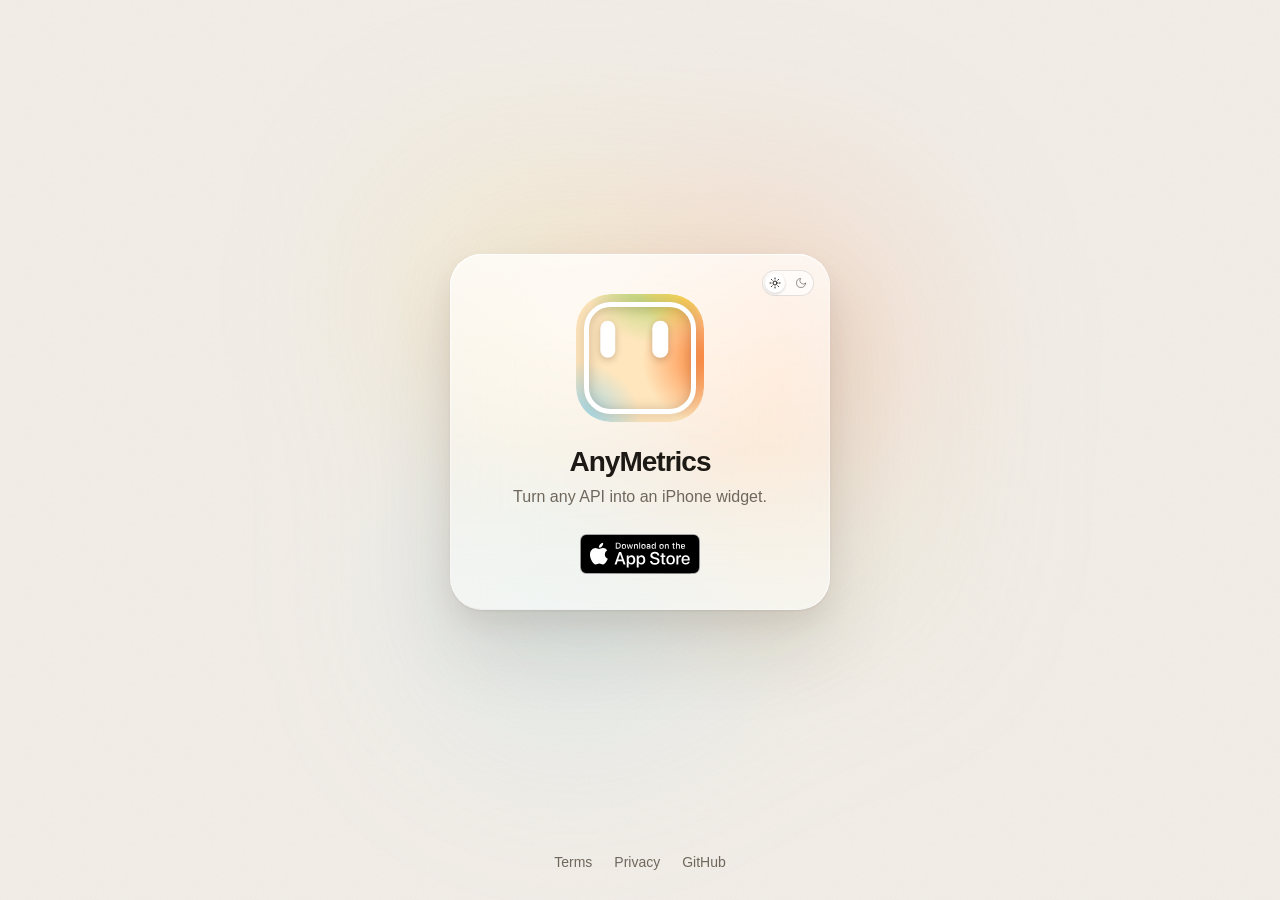
<file: site/index.html>
<!DOCTYPE html>
<html lang="en">
<head>
  <meta charset="utf-8">
  <meta name="viewport" content="width=device-width, initial-scale=1">
  <script async src="https://www.googletagmanager.com/gtm.js?id=GTM-MFH529ZG"></script>
  <script>
    window.dataLayer = window.dataLayer || [];
    function gtag(){dataLayer.push(arguments);}
    gtag('js', new Date());
  </script>
  <title>AnyMetrics</title>
  <meta name="description" content="Any HTTP endpoint → a live widget on your iPhone.">
  <meta property="og:title" content="AnyMetrics">
  <meta property="og:description" content="Any HTTP endpoint → a live widget on your iPhone.">
  <meta property="og:type" content="website">
  <meta property="og:image" content="preview.jpg">
  <meta name="theme-color" content="#0b0b0b">
  <link rel="icon" href="favicon.ico" sizes="32x32">
  <link rel="icon" href="favicon-32.png" type="image/png" sizes="32x32">
  <link rel="apple-touch-icon" href="apple-touch-icon.png">
  <script>
    (function () {
      var theme = null;
      try { theme = localStorage.getItem("theme"); } catch (error) {}
      document.documentElement.dataset.theme = theme || (matchMedia("(prefers-color-scheme: light)").matches ? "light" : "dark");
    })();
  </script>
  <link rel="stylesheet" href="styles.css">
</head>
<body class="home">
  <div class="glow" aria-hidden="true"></div>
  <main class="stage">
    <div class="lockup">
      <button class="theme-toggle" type="button" role="switch" aria-checked="true" aria-label="Dark theme">
        <span class="theme-sun" aria-hidden="true"><svg viewBox="0 0 24 24"><circle cx="12" cy="12" r="4"/><path d="M12 2v2M12 20v2M4.93 4.93l1.41 1.41M17.66 17.66l1.41 1.41M2 12h2M20 12h2M4.93 19.07l1.41-1.41M17.66 6.34l1.41-1.41"/></svg></span>
        <span class="theme-moon" aria-hidden="true"><svg viewBox="0 0 24 24"><path d="M21 12.8A9 9 0 1 1 11.2 3a7 7 0 0 0 9.8 9.8z"/></svg></span>
      </button>
      <div class="robot" aria-hidden="true">
        <div class="robot-fill"></div>
        <div class="robot-plate">
          <div class="mark mark-left"></div>
          <div class="mark mark-right"></div>
        </div>
        <div class="robot-ring"></div>
      </div>
      <h1>AnyMetrics</h1>
      <p class="tagline">Turn any API into an iPhone widget.</p>
      <a class="store" href="https://apps.apple.com/us/app/anymetrics/id1609900961">
        <img src="appstore.svg" width="120" height="40" alt="Download on the App Store">
      </a>
    </div>
  </main>
  <footer>
    <a href="terms.html">Terms</a>
    <a href="privacy.html">Privacy</a>
    <a href="https://github.com/hudishkin/AnyMetrics">GitHub</a>
  </footer>
  <script src="robot.js"></script>
  <script src="parallax.js"></script>
  <script src="theme.js"></script>
</body>
</html>
</file>
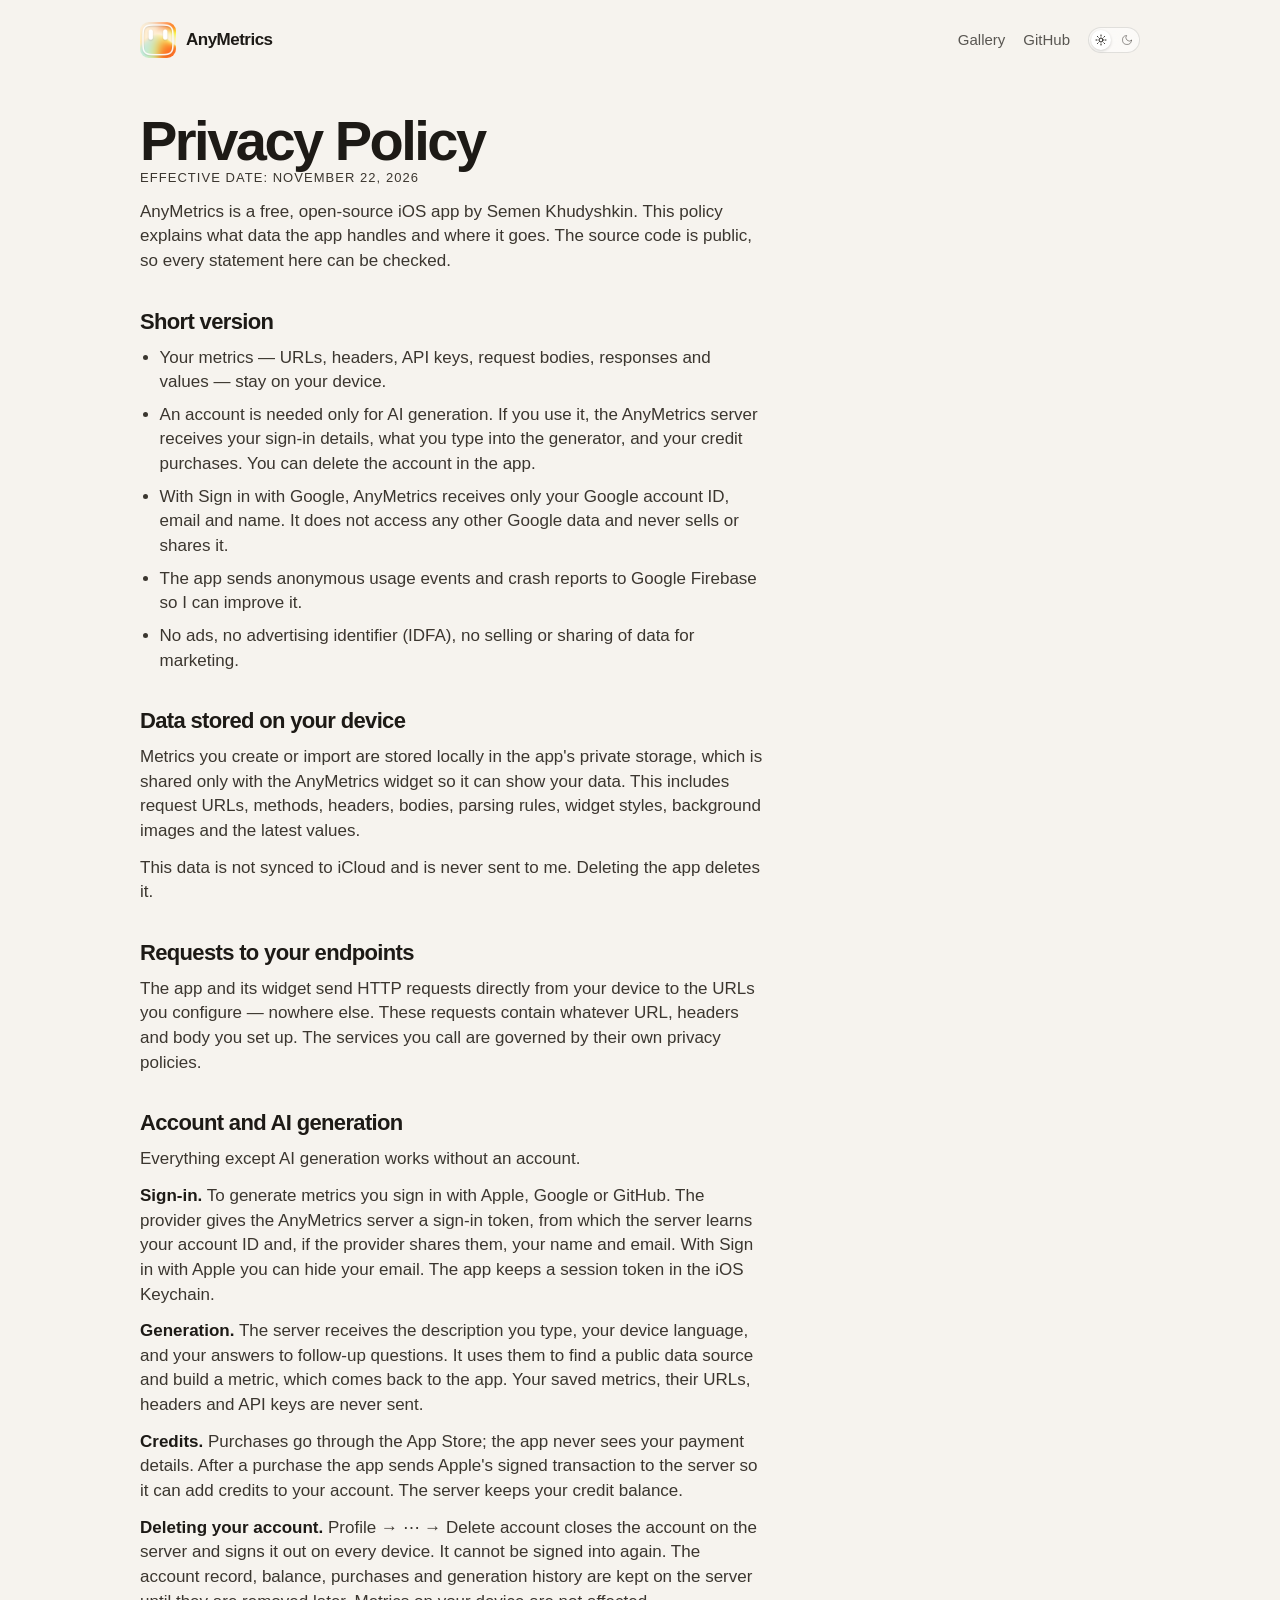
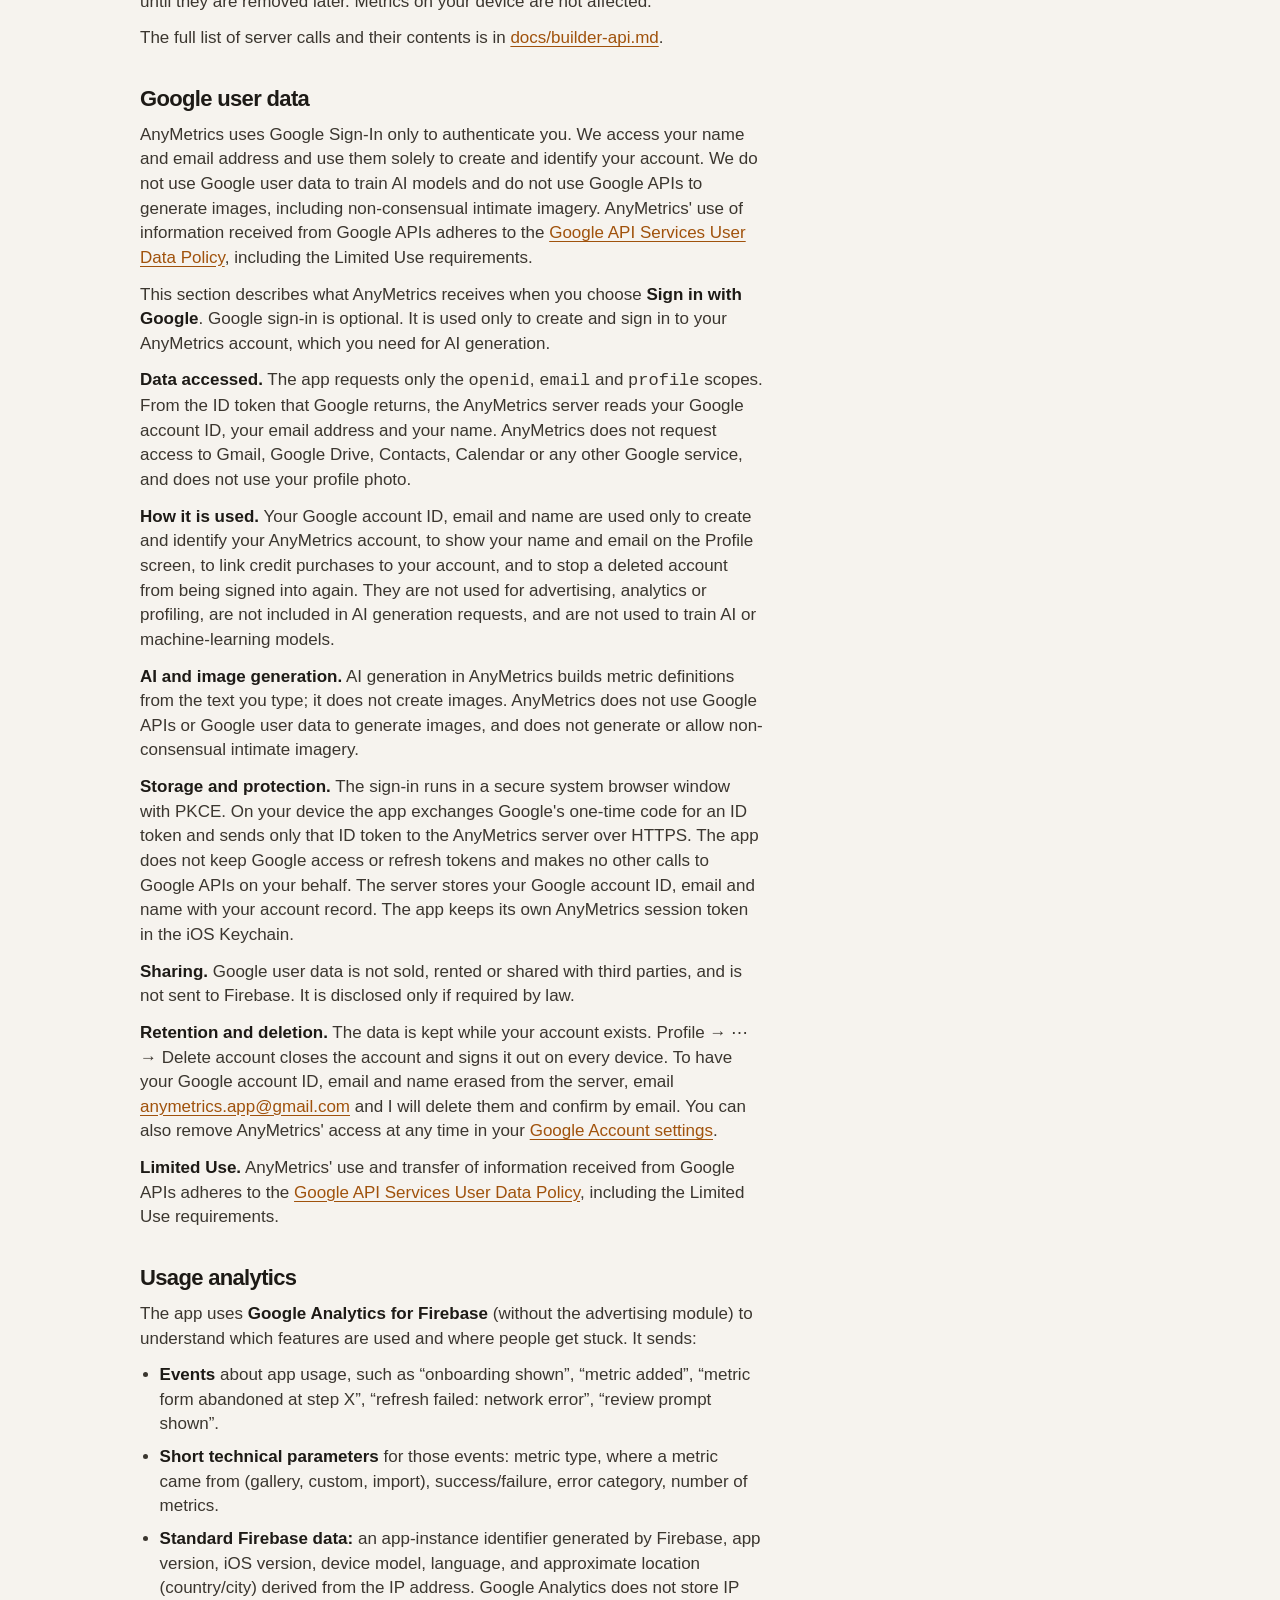
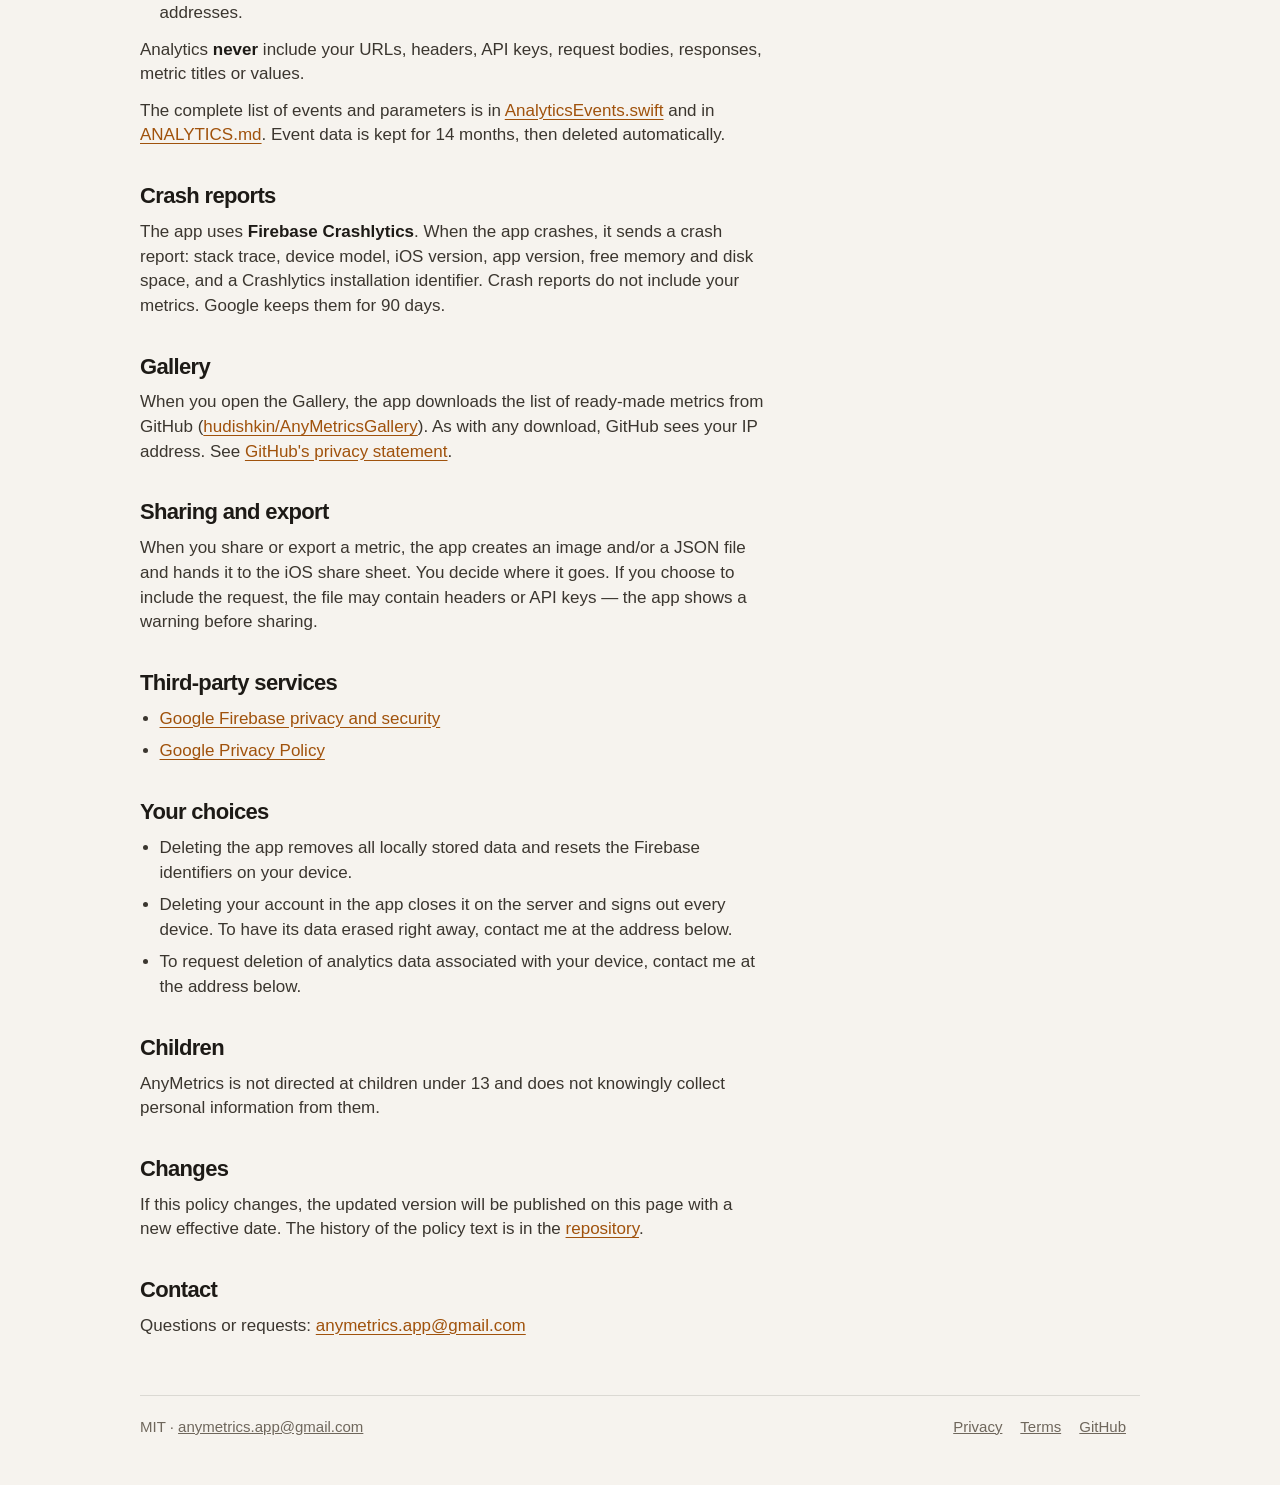
<file: site/privacy.html>
<!DOCTYPE html>
<html lang="en">
<head>
  <meta charset="utf-8">
  <meta name="viewport" content="width=device-width, initial-scale=1">
  <script async src="https://www.googletagmanager.com/gtm.js?id=GTM-MFH529ZG"></script>
  <script>
    window.dataLayer = window.dataLayer || [];
    function gtag(){dataLayer.push(arguments);}
    gtag('js', new Date());
  </script>
  <title>Privacy Policy — AnyMetrics</title>
  <meta name="description" content="What data AnyMetrics handles and where it goes. Metrics and API keys stay on your iPhone.">
  <meta name="theme-color" content="#141414">
  <link rel="icon" href="favicon.ico" sizes="32x32">
  <link rel="icon" href="favicon-32.png" type="image/png" sizes="32x32">
  <link rel="apple-touch-icon" href="apple-touch-icon.png">
  <script>
    (function () {
      var theme = null;
      try { theme = localStorage.getItem("theme"); } catch (error) {}
      document.documentElement.dataset.theme = theme || (matchMedia("(prefers-color-scheme: light)").matches ? "light" : "dark");
    })();
  </script>
  <link rel="stylesheet" href="styles.css">
</head>
<body>
  <div class="wrap">
    <header>
      <a class="brand" href="index.html">
        <img src="icon.png" width="36" height="36" alt="">
        AnyMetrics
      </a>
      <nav>
        <a href="https://github.com/hudishkin/AnyMetricsGallery">Gallery</a>
        <a href="https://github.com/hudishkin/AnyMetrics">GitHub</a>
        <button class="theme-toggle" type="button" role="switch" aria-checked="true" aria-label="Dark theme">
          <span class="theme-sun" aria-hidden="true"><svg viewBox="0 0 24 24"><circle cx="12" cy="12" r="4"/><path d="M12 2v2M12 20v2M4.93 4.93l1.41 1.41M17.66 17.66l1.41 1.41M2 12h2M20 12h2M4.93 19.07l1.41-1.41M17.66 6.34l1.41-1.41"/></svg></span>
          <span class="theme-moon" aria-hidden="true"><svg viewBox="0 0 24 24"><path d="M21 12.8A9 9 0 1 1 11.2 3a7 7 0 0 0 9.8 9.8z"/></svg></span>
        </button>
      </nav>
    </header>

    <main>
      <article class="legal">
        <h1>Privacy Policy</h1>
        <p class="kicker">Effective date: November 22, 2026</p>
        <p>AnyMetrics is a free, open-source iOS app by Semen Khudyshkin. This policy explains what data the app handles and where it goes. The source code is public, so every statement here can be checked.</p>

        <h2>Short version</h2>
        <ul>
          <li>Your metrics — URLs, headers, API keys, request bodies, responses and values — stay on your device.</li>
          <li>An account is needed only for AI generation. If you use it, the AnyMetrics server receives your sign-in details, what you type into the generator, and your credit purchases. You can delete the account in the app.</li>
          <li>With Sign in with Google, AnyMetrics receives only your Google account ID, email and name. It does not access any other Google data and never sells or shares it.</li>
          <li>The app sends anonymous usage events and crash reports to Google Firebase so I can improve it.</li>
          <li>No ads, no advertising identifier (IDFA), no selling or sharing of data for marketing.</li>
        </ul>

        <h2>Data stored on your device</h2>
        <p>Metrics you create or import are stored locally in the app's private storage, which is shared only with the AnyMetrics widget so it can show your data. This includes request URLs, methods, headers, bodies, parsing rules, widget styles, background images and the latest values.</p>
        <p>This data is not synced to iCloud and is never sent to me. Deleting the app deletes it.</p>

        <h2>Requests to your endpoints</h2>
        <p>The app and its widget send HTTP requests directly from your device to the URLs you configure — nowhere else. These requests contain whatever URL, headers and body you set up. The services you call are governed by their own privacy policies.</p>

        <h2>Account and AI generation</h2>
        <p>Everything except AI generation works without an account.</p>
        <p><strong>Sign-in.</strong> To generate metrics you sign in with Apple, Google or GitHub. The provider gives the AnyMetrics server a sign-in token, from which the server learns your account ID and, if the provider shares them, your name and email. With Sign in with Apple you can hide your email. The app keeps a session token in the iOS Keychain.</p>
        <p><strong>Generation.</strong> The server receives the description you type, your device language, and your answers to follow-up questions. It uses them to find a public data source and build a metric, which comes back to the app. Your saved metrics, their URLs, headers and API keys are never sent.</p>
        <p><strong>Credits.</strong> Purchases go through the App Store; the app never sees your payment details. After a purchase the app sends Apple's signed transaction to the server so it can add credits to your account. The server keeps your credit balance.</p>
        <p><strong>Deleting your account.</strong> Profile → ⋯ → Delete account closes the account on the server and signs it out on every device. It cannot be signed into again. The account record, balance, purchases and generation history are kept on the server until they are removed later. Metrics on your device are not affected.</p>
        <p>The full list of server calls and their contents is in <a href="https://github.com/hudishkin/AnyMetrics/blob/main/docs/builder-api.md">docs/builder-api.md</a>.</p>

        <h2 id="google-user-data">Google user data</h2>
        <p>AnyMetrics uses Google Sign-In only to authenticate you. We access your name and email address and use them solely to create and identify your account. We do not use Google user data to train AI models and do not use Google APIs to generate images, including non-consensual intimate imagery. AnyMetrics' use of information received from Google APIs adheres to the <a href="https://developers.google.com/terms/api-services-user-data-policy">Google API Services User Data Policy</a>, including the Limited Use requirements.</p>
        <p>This section describes what AnyMetrics receives when you choose <strong>Sign in with Google</strong>. Google sign-in is optional. It is used only to create and sign in to your AnyMetrics account, which you need for AI generation.</p>
        <p><strong>Data accessed.</strong> The app requests only the <code>openid</code>, <code>email</code> and <code>profile</code> scopes. From the ID token that Google returns, the AnyMetrics server reads your Google account ID, your email address and your name. AnyMetrics does not request access to Gmail, Google Drive, Contacts, Calendar or any other Google service, and does not use your profile photo.</p>
        <p><strong>How it is used.</strong> Your Google account ID, email and name are used only to create and identify your AnyMetrics account, to show your name and email on the Profile screen, to link credit purchases to your account, and to stop a deleted account from being signed into again. They are not used for advertising, analytics or profiling, are not included in AI generation requests, and are not used to train AI or machine-learning models.</p>
        <p><strong>AI and image generation.</strong> AI generation in AnyMetrics builds metric definitions from the text you type; it does not create images. AnyMetrics does not use Google APIs or Google user data to generate images, and does not generate or allow non-consensual intimate imagery.</p>
        <p><strong>Storage and protection.</strong> The sign-in runs in a secure system browser window with PKCE. On your device the app exchanges Google's one-time code for an ID token and sends only that ID token to the AnyMetrics server over HTTPS. The app does not keep Google access or refresh tokens and makes no other calls to Google APIs on your behalf. The server stores your Google account ID, email and name with your account record. The app keeps its own AnyMetrics session token in the iOS Keychain.</p>
        <p><strong>Sharing.</strong> Google user data is not sold, rented or shared with third parties, and is not sent to Firebase. It is disclosed only if required by law.</p>
        <p><strong>Retention and deletion.</strong> The data is kept while your account exists. Profile → ⋯ → Delete account closes the account and signs it out on every device. To have your Google account ID, email and name erased from the server, email <a href="mailto:anymetrics.app@gmail.com">anymetrics.app@gmail.com</a> and I will delete them and confirm by email. You can also remove AnyMetrics' access at any time in your <a href="https://myaccount.google.com/connections">Google Account settings</a>.</p>
        <p><strong>Limited Use.</strong> AnyMetrics' use and transfer of information received from Google APIs adheres to the <a href="https://developers.google.com/terms/api-services-user-data-policy">Google API Services User Data Policy</a>, including the Limited Use requirements.</p>

        <h2>Usage analytics</h2>
        <p>The app uses <strong>Google Analytics for Firebase</strong> (without the advertising module) to understand which features are used and where people get stuck. It sends:</p>
        <ul>
          <li><strong>Events</strong> about app usage, such as “onboarding shown”, “metric added”, “metric form abandoned at step X”, “refresh failed: network error”, “review prompt shown”.</li>
          <li><strong>Short technical parameters</strong> for those events: metric type, where a metric came from (gallery, custom, import), success/failure, error category, number of metrics.</li>
          <li><strong>Standard Firebase data:</strong> an app-instance identifier generated by Firebase, app version, iOS version, device model, language, and approximate location (country/city) derived from the IP address. Google Analytics does not store IP addresses.</li>
        </ul>
        <p>Analytics <strong>never</strong> include your URLs, headers, API keys, request bodies, responses, metric titles or values.</p>
        <p>The complete list of events and parameters is in <a href="https://github.com/hudishkin/AnyMetrics/blob/main/AnyMetrics/Utils/AnalyticsEvents.swift">AnalyticsEvents.swift</a> and in <a href="https://github.com/hudishkin/AnyMetrics/blob/main/ANALYTICS.md">ANALYTICS.md</a>. Event data is kept for 14 months, then deleted automatically.</p>

        <h2>Crash reports</h2>
        <p>The app uses <strong>Firebase Crashlytics</strong>. When the app crashes, it sends a crash report: stack trace, device model, iOS version, app version, free memory and disk space, and a Crashlytics installation identifier. Crash reports do not include your metrics. Google keeps them for 90 days.</p>

        <h2>Gallery</h2>
        <p>When you open the Gallery, the app downloads the list of ready-made metrics from GitHub (<a href="https://github.com/hudishkin/AnyMetricsGallery">hudishkin/AnyMetricsGallery</a>). As with any download, GitHub sees your IP address. See <a href="https://docs.github.com/en/site-policy/privacy-policies/github-general-privacy-statement">GitHub's privacy statement</a>.</p>

        <h2>Sharing and export</h2>
        <p>When you share or export a metric, the app creates an image and/or a JSON file and hands it to the iOS share sheet. You decide where it goes. If you choose to include the request, the file may contain headers or API keys — the app shows a warning before sharing.</p>

        <h2>Third-party services</h2>
        <ul>
          <li><a href="https://firebase.google.com/support/privacy">Google Firebase privacy and security</a></li>
          <li><a href="https://policies.google.com/privacy">Google Privacy Policy</a></li>
        </ul>

        <h2>Your choices</h2>
        <ul>
          <li>Deleting the app removes all locally stored data and resets the Firebase identifiers on your device.</li>
          <li>Deleting your account in the app closes it on the server and signs out every device. To have its data erased right away, contact me at the address below.</li>
          <li>To request deletion of analytics data associated with your device, contact me at the address below.</li>
        </ul>

        <h2>Children</h2>
        <p>AnyMetrics is not directed at children under 13 and does not knowingly collect personal information from them.</p>

        <h2>Changes</h2>
        <p>If this policy changes, the updated version will be published on this page with a new effective date. The history of the policy text is in the <a href="https://github.com/hudishkin/AnyMetrics/blob/main/privacy_policy.md">repository</a>.</p>

        <h2>Contact</h2>
        <p>Questions or requests: <a href="mailto:anymetrics.app@gmail.com">anymetrics.app@gmail.com</a></p>
      </article>
    </main>

    <footer>
      <p>MIT · <a href="mailto:anymetrics.app@gmail.com">anymetrics.app@gmail.com</a></p>
      <p>
        <a href="privacy.html">Privacy</a>
        <a href="terms.html">Terms</a>
        <a href="https://github.com/hudishkin/AnyMetrics">GitHub</a>
      </p>
    </footer>
  </div>
  <script src="theme.js"></script>
</body>
</html>
</file>
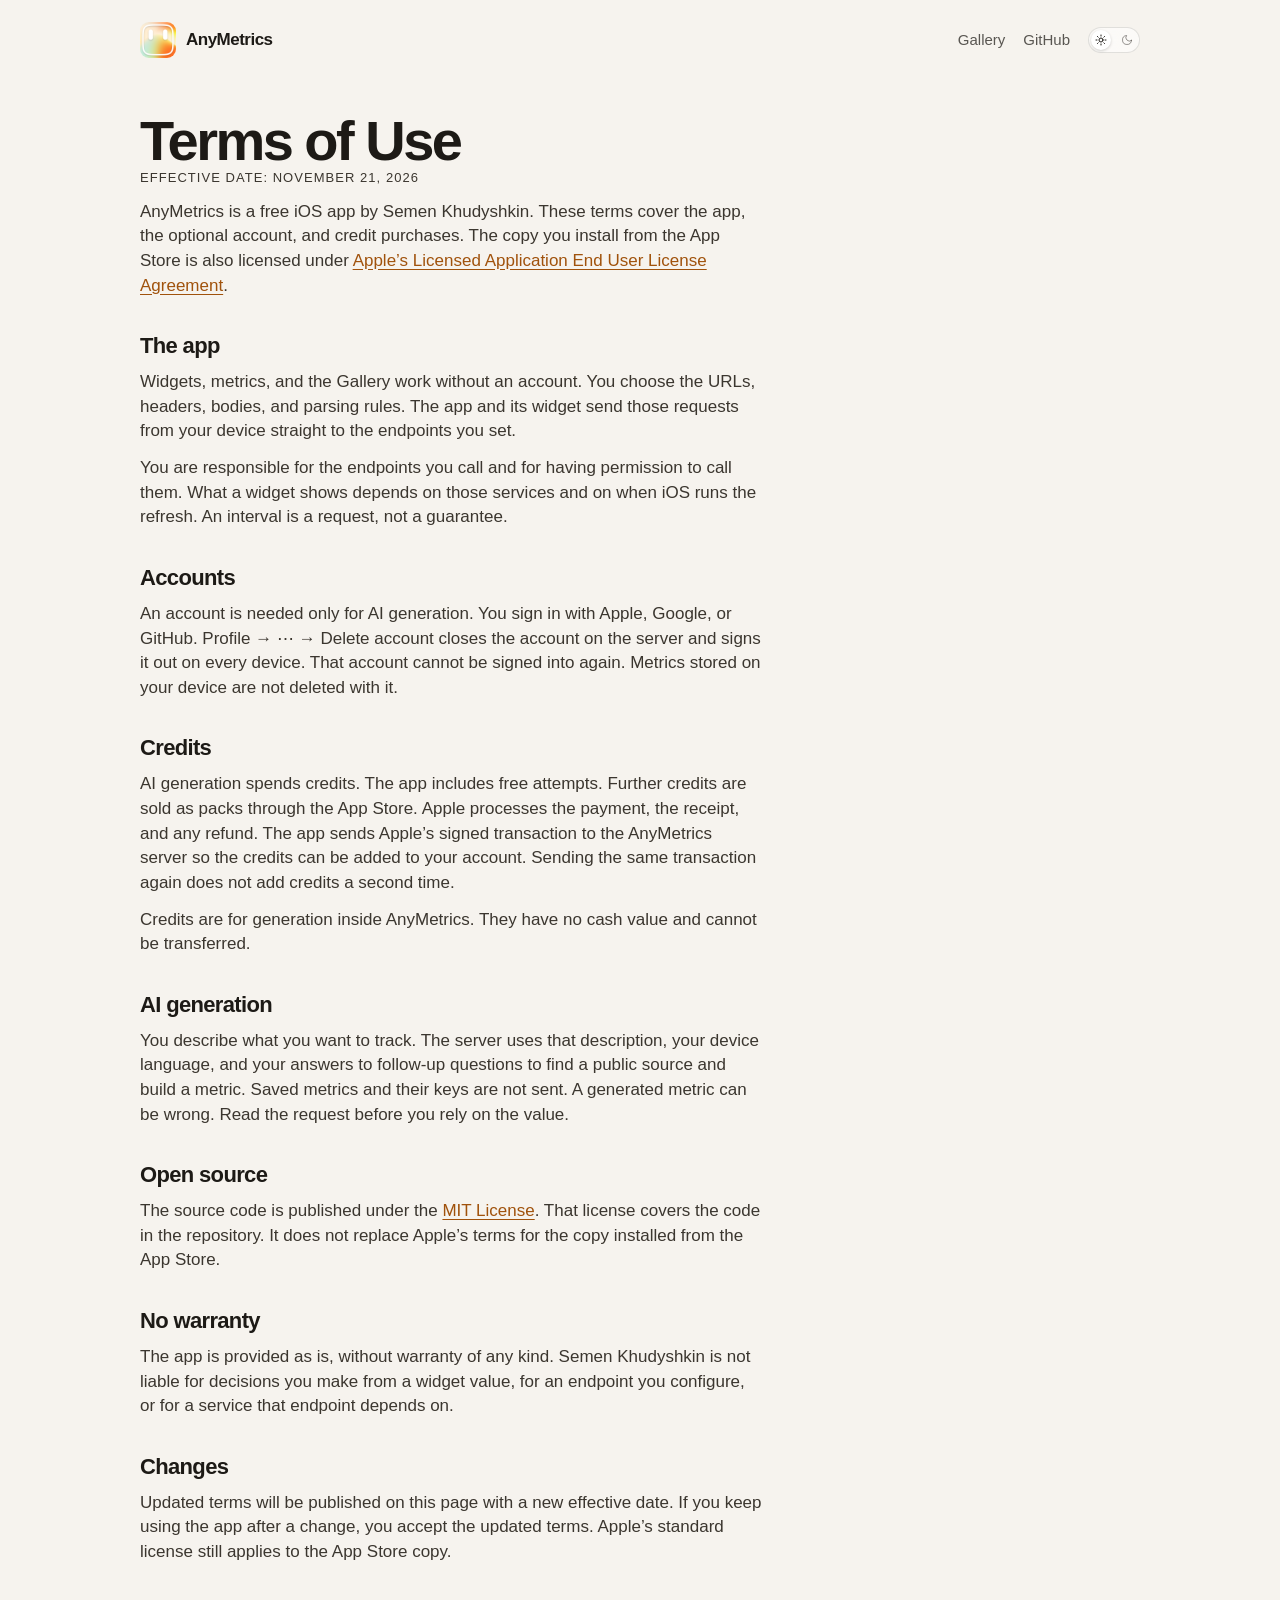
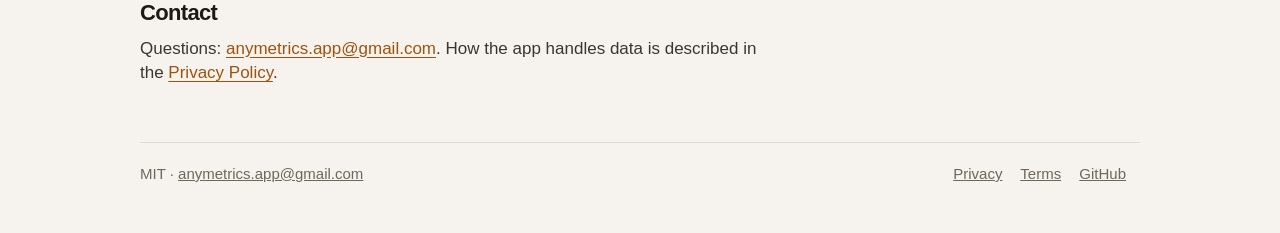
<file: site/terms.html>
<!DOCTYPE html>
<html lang="en">
<head>
  <meta charset="utf-8">
  <meta name="viewport" content="width=device-width, initial-scale=1">
  <script async src="https://www.googletagmanager.com/gtm.js?id=GTM-MFH529ZG"></script>
  <script>
    window.dataLayer = window.dataLayer || [];
    function gtag(){dataLayer.push(arguments);}
    gtag('js', new Date());
  </script>
  <title>Terms of Use — AnyMetrics</title>
  <meta name="description" content="Terms of use for AnyMetrics: the app, optional accounts, and credit purchases.">
  <meta name="theme-color" content="#141414">
  <link rel="icon" href="favicon.ico" sizes="32x32">
  <link rel="icon" href="favicon-32.png" type="image/png" sizes="32x32">
  <link rel="apple-touch-icon" href="apple-touch-icon.png">
  <script>
    (function () {
      var theme = null;
      try { theme = localStorage.getItem("theme"); } catch (error) {}
      document.documentElement.dataset.theme = theme || (matchMedia("(prefers-color-scheme: light)").matches ? "light" : "dark");
    })();
  </script>
  <link rel="stylesheet" href="styles.css">
</head>
<body>
  <div class="wrap">
    <header>
      <a class="brand" href="index.html">
        <img src="icon.png" width="36" height="36" alt="">
        AnyMetrics
      </a>
      <nav>
        <a href="https://github.com/hudishkin/AnyMetricsGallery">Gallery</a>
        <a href="https://github.com/hudishkin/AnyMetrics">GitHub</a>
        <button class="theme-toggle" type="button" role="switch" aria-checked="true" aria-label="Dark theme">
          <span class="theme-sun" aria-hidden="true"><svg viewBox="0 0 24 24"><circle cx="12" cy="12" r="4"/><path d="M12 2v2M12 20v2M4.93 4.93l1.41 1.41M17.66 17.66l1.41 1.41M2 12h2M20 12h2M4.93 19.07l1.41-1.41M17.66 6.34l1.41-1.41"/></svg></span>
          <span class="theme-moon" aria-hidden="true"><svg viewBox="0 0 24 24"><path d="M21 12.8A9 9 0 1 1 11.2 3a7 7 0 0 0 9.8 9.8z"/></svg></span>
        </button>
      </nav>
    </header>

    <main>
      <article class="legal">
        <h1>Terms of Use</h1>
        <p class="kicker">Effective date: November 21, 2026</p>
        <p>AnyMetrics is a free iOS app by Semen Khudyshkin. These terms cover the app, the optional account, and credit purchases. The copy you install from the App Store is also licensed under <a href="https://www.apple.com/legal/internet-services/itunes/dev/stdeula/">Apple’s Licensed Application End User License Agreement</a>.</p>

        <h2>The app</h2>
        <p>Widgets, metrics, and the Gallery work without an account. You choose the URLs, headers, bodies, and parsing rules. The app and its widget send those requests from your device straight to the endpoints you set.</p>
        <p>You are responsible for the endpoints you call and for having permission to call them. What a widget shows depends on those services and on when iOS runs the refresh. An interval is a request, not a guarantee.</p>

        <h2>Accounts</h2>
        <p>An account is needed only for AI generation. You sign in with Apple, Google, or GitHub. Profile → ⋯ → Delete account closes the account on the server and signs it out on every device. That account cannot be signed into again. Metrics stored on your device are not deleted with it.</p>

        <h2>Credits</h2>
        <p>AI generation spends credits. The app includes free attempts. Further credits are sold as packs through the App Store. Apple processes the payment, the receipt, and any refund. The app sends Apple’s signed transaction to the AnyMetrics server so the credits can be added to your account. Sending the same transaction again does not add credits a second time.</p>
        <p>Credits are for generation inside AnyMetrics. They have no cash value and cannot be transferred.</p>

        <h2>AI generation</h2>
        <p>You describe what you want to track. The server uses that description, your device language, and your answers to follow-up questions to find a public source and build a metric. Saved metrics and their keys are not sent. A generated metric can be wrong. Read the request before you rely on the value.</p>

        <h2>Open source</h2>
        <p>The source code is published under the <a href="https://github.com/hudishkin/AnyMetrics/blob/main/LICENSE">MIT License</a>. That license covers the code in the repository. It does not replace Apple’s terms for the copy installed from the App Store.</p>

        <h2>No warranty</h2>
        <p>The app is provided as is, without warranty of any kind. Semen Khudyshkin is not liable for decisions you make from a widget value, for an endpoint you configure, or for a service that endpoint depends on.</p>

        <h2>Changes</h2>
        <p>Updated terms will be published on this page with a new effective date. If you keep using the app after a change, you accept the updated terms. Apple’s standard license still applies to the App Store copy.</p>

        <h2>Contact</h2>
        <p>Questions: <a href="mailto:anymetrics.app@gmail.com">anymetrics.app@gmail.com</a>. How the app handles data is described in the <a href="privacy.html">Privacy Policy</a>.</p>
      </article>
    </main>

    <footer>
      <p>MIT · <a href="mailto:anymetrics.app@gmail.com">anymetrics.app@gmail.com</a></p>
      <p>
        <a href="privacy.html">Privacy</a>
        <a href="terms.html">Terms</a>
        <a href="https://github.com/hudishkin/AnyMetrics">GitHub</a>
      </p>
    </footer>
  </div>
  <script src="theme.js"></script>
</body>
</html>
</file>
<file: site/styles.css>
:root {
  --bg: #141414;
  --ink: #1c1c1c;
  --paper: #fffdf8;
  --muted: #5c574e;
  --cream: #f4efe6;
  --line: rgba(255, 253, 248, 0.12);

  --home-bg: #0b0b0b;
  --text-soft: #e7dfd2;
  --text-muted: #b7ad9e;
  --kicker: #c8bba6;
  --footer-text: #c9c0b2;
  --link-accent: #f6e7a8;
  --focus: #f6d56a;
  --ease-out: cubic-bezier(0.23, 1, 0.32, 1);

  --glow-orange: rgba(255, 133, 61, 0.20);
  --glow-yellow: rgba(250, 209, 82, 0.15);
  --glow-blue: rgba(140, 214, 240, 0.14);
  --glow-green: rgba(199, 219, 133, 0.09);
  --grain-opacity: 0.12;

  --glass-top: rgba(255, 253, 248, 0.085);
  --glass-mid: rgba(255, 253, 248, 0.025);
  --glass-bottom: rgba(255, 253, 248, 0.04);
  --glass-edge: rgba(255, 253, 248, 0.42);
  --glass-edge-fade: rgba(255, 253, 248, 0.08);
  --glass-edge-dim: rgba(255, 253, 248, 0.04);
  --glass-edge-catch: rgba(255, 253, 248, 0.2);
  --glass-inset-top: rgba(255, 253, 248, 0.16);
  --glass-inset-bottom: rgba(0, 0, 0, 0.25);
  --glass-shadow:
    0 1px 2px rgba(0, 0, 0, 0.25),
    0 12px 28px rgba(0, 0, 0, 0.22),
    0 40px 80px rgba(0, 0, 0, 0.28);
  --glass-sheen: rgba(255, 253, 248, 0.10);

  --control-bg: rgba(255, 253, 248, 0.06);
  --control-thumb: rgba(255, 253, 248, 0.16);
  --control-icon: rgba(244, 239, 230, 0.5);
}

:root[data-theme="light"] {
  --bg: #f6f3ee;
  --cream: #1d1a16;
  --line: rgba(29, 26, 22, 0.12);

  --home-bg: #f2eee8;
  --text-soft: #3b362f;
  --text-muted: #6f675c;
  --kicker: #8a7a63;
  --footer-text: #6f675c;
  --link-accent: #a0520c;
  --focus: #d98a1c;

  --glow-orange: rgba(255, 133, 61, 0.34);
  --glow-yellow: rgba(250, 209, 82, 0.32);
  --glow-blue: rgba(140, 214, 240, 0.32);
  --glow-green: rgba(199, 219, 133, 0.2);
  --grain-opacity: 0.06;

  --glass-top: rgba(255, 255, 255, 0.72);
  --glass-mid: rgba(255, 255, 255, 0.42);
  --glass-bottom: rgba(255, 255, 255, 0.55);
  --glass-edge: rgba(255, 255, 255, 0.95);
  --glass-edge-fade: rgba(255, 255, 255, 0.5);
  --glass-edge-dim: rgba(255, 255, 255, 0.3);
  --glass-edge-catch: rgba(255, 255, 255, 0.75);
  --glass-inset-top: rgba(255, 255, 255, 0.9);
  --glass-inset-bottom: rgba(60, 40, 20, 0.06);
  --glass-shadow:
    0 1px 2px rgba(60, 40, 20, 0.08),
    0 12px 28px rgba(60, 40, 20, 0.08),
    0 40px 80px rgba(60, 40, 20, 0.12);
  --glass-sheen: rgba(255, 255, 255, 0.5);

  --control-bg: rgba(255, 255, 255, 0.6);
  --control-thumb: #fff;
  --control-icon: rgba(29, 26, 22, 0.45);
}

* { box-sizing: border-box; }

html { scroll-behavior: smooth; }

body {
  margin: 0;
  background: var(--bg);
  color: var(--cream);
  font-family: -apple-system, BlinkMacSystemFont, "SF Pro Text", "Segoe UI", sans-serif;
  font-size: 17px;
  line-height: 1.45;
  -webkit-font-smoothing: antialiased;
}

a { color: inherit; }

.wrap {
  max-width: 1040px;
  margin: 0 auto;
  padding: 22px 20px 48px;
}

header {
  display: flex;
  align-items: center;
  justify-content: space-between;
  gap: 16px;
}

.brand {
  display: flex;
  align-items: center;
  gap: 10px;
  font-weight: 650;
  letter-spacing: -0.03em;
  text-decoration: none;
  font-size: 17px;
}

.brand img {
  width: 36px;
  height: 36px;
  border-radius: 9px;
}

nav {
  display: flex;
  align-items: center;
  gap: 18px;
  font-size: 15px;
}

nav a {
  text-decoration: none;
  opacity: 0.72;
}

nav a:hover { opacity: 1; }

.theme-toggle {
  position: relative;
  display: inline-flex;
  flex: none;
  gap: 6px;
  width: 52px;
  height: 26px;
  padding: 3px;
  border: 0;
  border-radius: 999px;
  background: var(--control-bg);
  box-shadow: inset 0 0 0 1px var(--line);
  -webkit-backdrop-filter: blur(20px) saturate(160%);
  backdrop-filter: blur(20px) saturate(160%);
  color: var(--control-icon);
  cursor: pointer;
}

.theme-toggle::before {
  content: "";
  position: absolute;
  top: 3px;
  left: 3px;
  width: 20px;
  height: 20px;
  border-radius: 50%;
  background: var(--control-thumb);
  box-shadow: 0 1px 3px rgba(0, 0, 0, 0.18);
  transition: transform 220ms var(--ease-out);
}

:root[data-theme="dark"] .theme-toggle::before { transform: translateX(26px); }

.theme-toggle span {
  position: relative;
  display: grid;
  place-items: center;
  width: 20px;
  height: 20px;
  transition: color 220ms ease;
}

.theme-toggle svg {
  width: 12px;
  height: 12px;
  fill: none;
  stroke: currentColor;
  stroke-width: 2;
  stroke-linecap: round;
  stroke-linejoin: round;
}

:root:not([data-theme="dark"]) .theme-sun,
:root[data-theme="dark"] .theme-moon { color: var(--cream); }

.theme-toggle:focus-visible {
  outline: 2px solid var(--focus);
  outline-offset: 3px;
}

.lockup .theme-toggle {
  position: absolute;
  top: 16px;
  right: 16px;
  z-index: 1;
}

.kicker {
  margin: 0 0 16px;
  font-size: 13px;
  letter-spacing: 0.08em;
  text-transform: uppercase;
  color: var(--kicker);
}

.home {
  min-height: 100dvh;
  display: flex;
  flex-direction: column;
  position: relative;
  isolation: isolate;
  background: var(--home-bg);
}

.glow {
  position: fixed;
  inset: -15%;
  z-index: -1;
  pointer-events: none;
  will-change: transform;
  background:
    radial-gradient(circle at 57% 41%, var(--glow-orange), transparent 18%),
    radial-gradient(circle at 43% 37%, var(--glow-yellow), transparent 14%),
    radial-gradient(circle at 46% 62%, var(--glow-blue), transparent 16%),
    radial-gradient(circle at 61% 58%, var(--glow-green), transparent 11%);
  filter: blur(90px);
}

/* Grain hides gradient banding on the background. */
.home::after {
  content: "";
  position: fixed;
  inset: 0;
  z-index: -1;
  pointer-events: none;
  opacity: var(--grain-opacity);
  background-image: url("data:image/svg+xml,%3Csvg xmlns='http://www.w3.org/2000/svg' width='160' height='160'%3E%3Cfilter id='n'%3E%3CfeTurbulence type='fractalNoise' baseFrequency='0.9' numOctaves='2' stitchTiles='stitch'/%3E%3C/filter%3E%3Crect width='100%25' height='100%25' filter='url(%23n)'/%3E%3C/svg%3E");
}

.stage {
  flex: 1;
  display: flex;
  align-items: center;
  justify-content: center;
  padding: 32px 20px 8px;
}

.lockup {
  --light-x: 35%;
  --light-y: 20%;
  position: relative;
  isolation: isolate;
  display: flex;
  flex-direction: column;
  align-items: center;
  width: min(100%, 380px);
  padding: 40px 32px 36px;
  border-radius: 32px;
  background: linear-gradient(180deg, var(--glass-top), var(--glass-mid) 55%, var(--glass-bottom));
  -webkit-backdrop-filter: blur(40px) saturate(180%);
  backdrop-filter: blur(40px) saturate(180%);
  box-shadow:
    inset 0 1px 0 var(--glass-inset-top),
    inset 0 -1px 0 var(--glass-inset-bottom),
    var(--glass-shadow);
}

/* Edge lit from the top left, fading through the sides, with a faint catch at the bottom right. */
.lockup::before {
  content: "";
  position: absolute;
  inset: 0;
  padding: 1px;
  border-radius: inherit;
  background: linear-gradient(150deg, var(--glass-edge), var(--glass-edge-fade) 30%, var(--glass-edge-dim) 65%, var(--glass-edge-catch));
  -webkit-mask: linear-gradient(#000 0 0) content-box, linear-gradient(#000 0 0);
  -webkit-mask-composite: xor;
  mask: linear-gradient(#000 0 0) content-box exclude, linear-gradient(#000 0 0);
  pointer-events: none;
}

.lockup::after {
  content: "";
  position: absolute;
  inset: 0;
  z-index: -1;
  border-radius: inherit;
  background: radial-gradient(circle at var(--light-x) var(--light-y), var(--glass-sheen), transparent 55%);
  pointer-events: none;
}

.robot {
  --side: 128px;
  --stroke: 5px;
  position: relative;
  width: min(34vw, 128px);
  aspect-ratio: 1;
  margin-bottom: 26px;
  border-radius: 27%;
  overflow: hidden;
  will-change: transform;
}

.robot-fill,
.robot-plate,
.robot-ring,
.mark {
  position: absolute;
}

.robot-fill {
  inset: 0;
  border-radius: 27%;
  background-color: #ffe6bd;
  background-image:
    radial-gradient(ellipse 52% 52% at 0% 104%, #8cd6f0 0%, rgba(173, 219, 230, 0.8) 42%, transparent 100%),
    radial-gradient(ellipse 58% 58% at 105% 50%, #ff853d 0%, rgba(255, 163, 97, 0.9) 38%, transparent 92%),
    radial-gradient(ellipse 34% 34% at 86% 2%, #fad152 0%, rgba(250, 209, 82, 0.55) 45%, transparent 100%),
    radial-gradient(ellipse 62% 62% at 62% -18%, #fad152 0%, rgba(199, 219, 133, 0.95) 42%, rgba(255, 230, 189, 0) 92%);
}

.robot-plate {
  inset: 6.43775%;
  border-radius: 23.6%;
  overflow: hidden;
  box-shadow: inset 0 calc(var(--side) * 0.012) calc(var(--side) * 0.09) rgba(70, 38, 14, 0.22);
}

.robot-ring {
  inset: 6.43775%;
  border-radius: 23.6%;
  border: var(--stroke) solid #fff;
  background: transparent;
  pointer-events: none;
  filter: drop-shadow(0 calc(var(--side) * 0.012) calc(var(--side) * 0.05) rgba(60, 34, 12, 0.28));
}

.mark {
  background: #fff;
  transform: translate(-50%, -50%);
  box-shadow: 0 calc(var(--side) * 0.018) calc(var(--side) * 0.06) rgba(52, 30, 10, 0.24);
}

.mark-left {
  left: 26.6%;
  top: 33.3%;
  width: 13.9%;
  height: 32.7%;
  border-radius: 999px;
}

.mark-right {
  left: 73.5%;
  top: 33.3%;
  width: 13.9%;
  height: 32.7%;
  border-radius: 999px;
}

.home h1 {
  margin: 0 0 10px;
  max-width: none;
  font-size: 28px;
  line-height: 1;
  letter-spacing: -0.035em;
  font-weight: 650;
}

.tagline {
  margin: 0 0 26px;
  font-size: 16px;
  line-height: 1.4;
  color: var(--text-muted);
  text-align: center;
  text-wrap: balance;
}

.store {
  display: block;
  line-height: 0;
}

.store img {
  display: block;
  height: 40px;
  width: auto;
}

.home footer {
  justify-content: center;
  gap: 22px;
  margin: 0;
  padding: 12px 20px 28px;
  border: 0;
}

.home footer a {
  margin: 0;
  font-size: 14px;
  color: var(--text-muted);
  text-decoration: none;
}

.home footer a:hover { color: var(--cream); }

h1 {
  margin: 0;
  max-width: 16ch;
  font-size: clamp(40px, 6.4vw, 68px);
  line-height: 0.98;
  letter-spacing: -0.045em;
  font-weight: 720;
}

h2 {
  margin: 0 0 20px;
  font-size: 28px;
  letter-spacing: -0.03em;
  font-weight: 680;
}

footer {
  color: var(--footer-text);
  font-size: 15px;
}

.legal {
  max-width: 66ch;
  padding: 56px 0 8px;
}

.legal h1 {
  max-width: none;
  font-size: clamp(36px, 5vw, 56px);
}

.legal h2 {
  margin: 32px 0 8px;
  font-size: 22px;
}

.legal p { margin: 0 0 12px; }

.legal p,
.legal li { color: var(--text-soft); }

.legal ul {
  margin: 0 0 12px;
  padding-left: 1.15em;
}

.legal li { margin: 0 0 8px; }

.legal a {
  color: var(--link-accent);
  text-underline-offset: 3px;
}

.legal strong {
  color: var(--cream);
  font-weight: 650;
}

footer {
  display: flex;
  justify-content: space-between;
  gap: 16px;
  flex-wrap: wrap;
  margin-top: 36px;
  padding-top: 20px;
  border-top: 1px solid var(--line);
}

footer p { margin: 0; }

footer a { margin-right: 14px; }

a:focus-visible {
  outline: 2px solid var(--focus);
  outline-offset: 3px;
  border-radius: 4px;
}

@media (max-width: 800px) {
  header { align-items: flex-start; flex-wrap: wrap; }

  nav { flex-wrap: wrap; gap: 10px 14px; font-size: 14px; }
}
</file>
